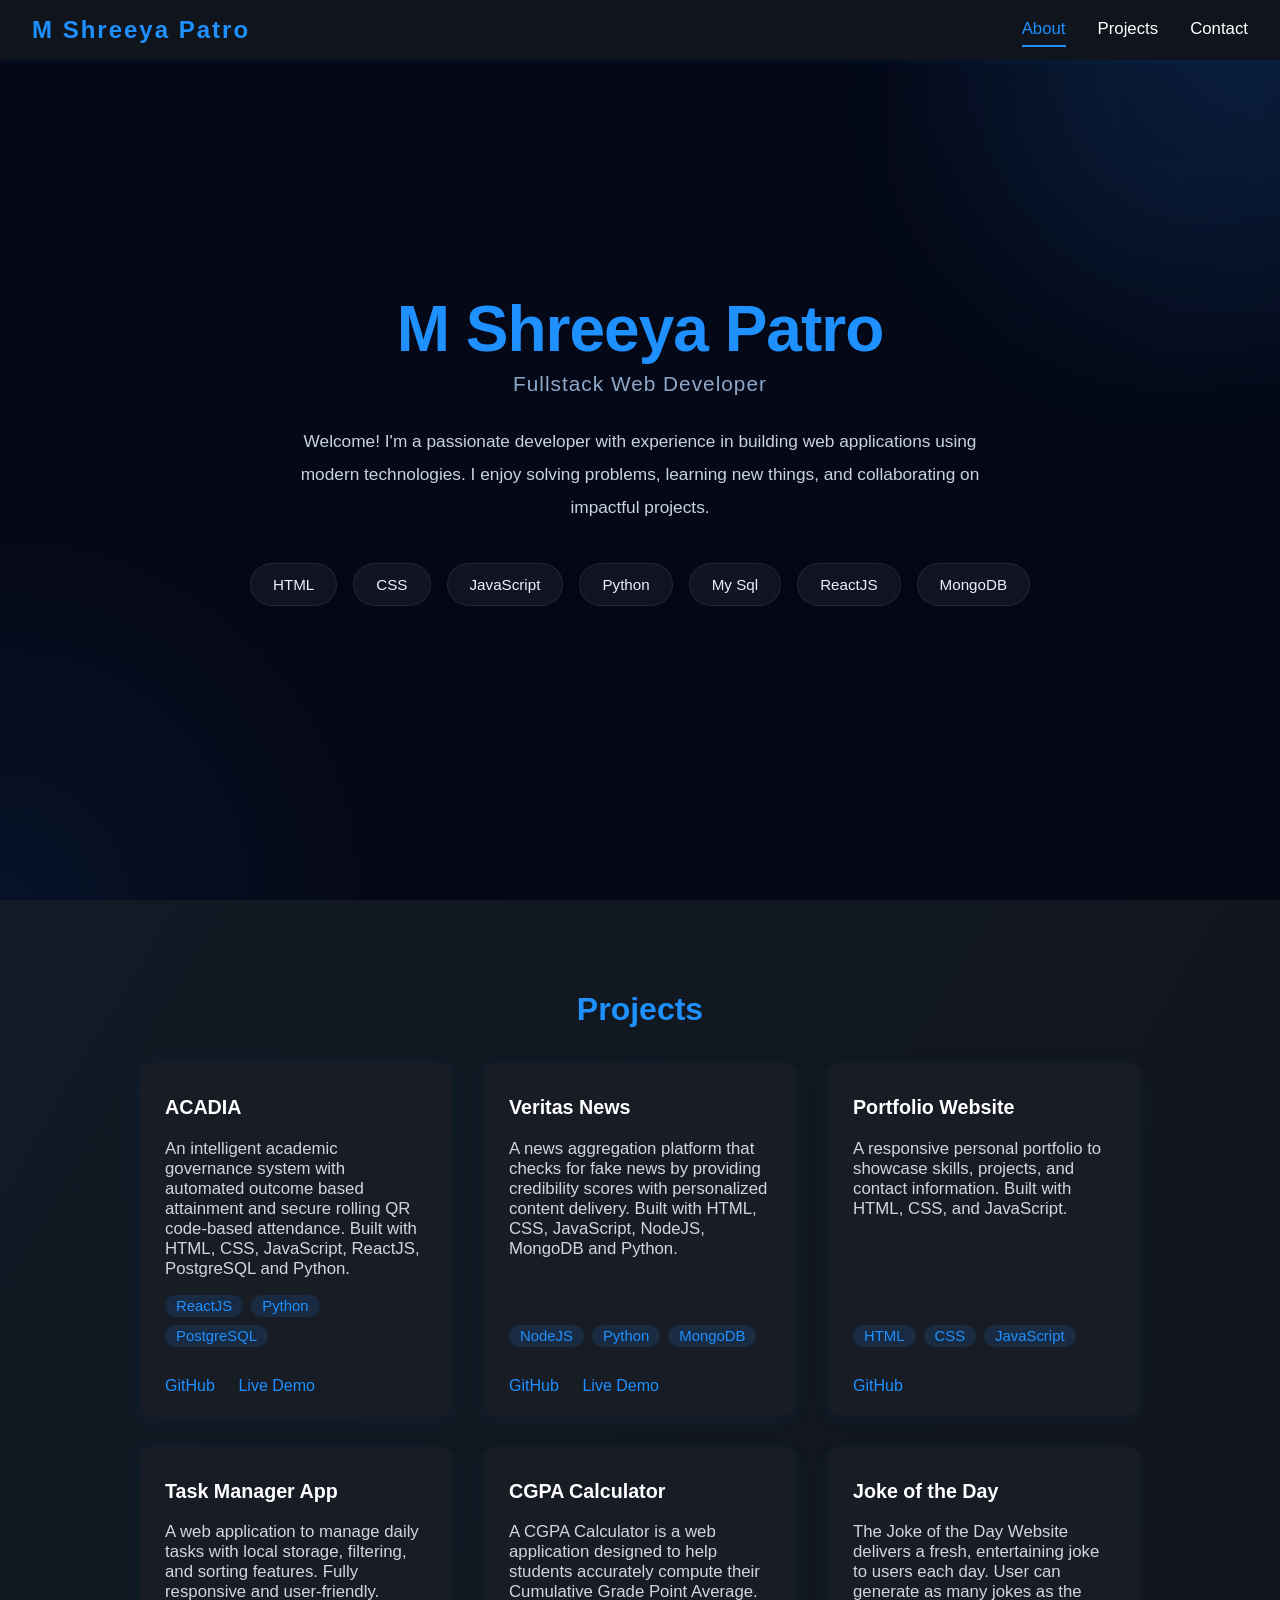
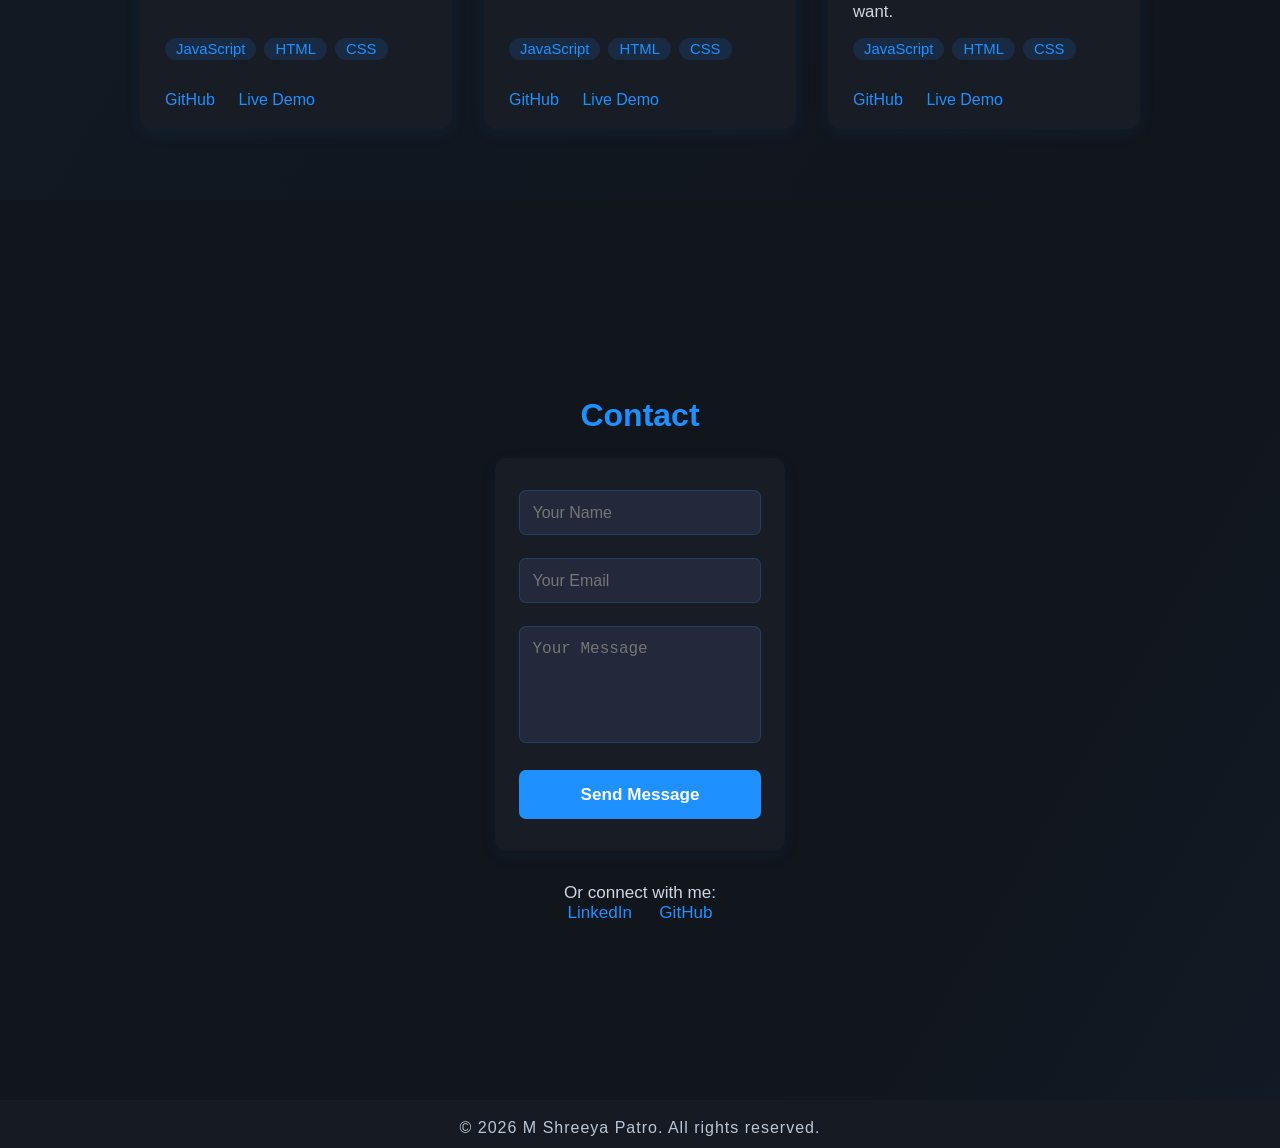
<file: index.html>
<!DOCTYPE html>
<html lang="en">
<head>
  <meta charset="UTF-8">
  <meta name="viewport" content="width=device-width, initial-scale=1">
  <title>M Shreeya Patro - Portfolio</title>
  <meta name="description" content="Personal portfolio showcasing skills and projects.">
 <link rel="stylesheet" href="portfolio.css">
 <style>
  html { scroll-behavior: smooth; }
</style>
</head>
<body>
  <!-- NAVIGATION -->
  <nav>
    <a href="#about" class="nav-logo">M Shreeya Patro</a>
    <div class="nav-links" id="navLinks">
      <a href="#about" class="active">About</a>
      <a href="#projects">Projects</a>
      <a href="#contact">Contact</a>
    </div>
    <div class="nav-toggle" id="navToggle" aria-label="Open navigation" tabindex="0">
      <span></span><span></span><span></span>
    </div>
  </nav>

  <!-- ABOUT SECTION -->
  <section id="about">
    <div class="about-content">
      <div class="about-title">M Shreeya Patro</div>
        <div class="about-role">Fullstack Web Developer</div>
        <div class="about-desc">
          Welcome! I'm a passionate developer with experience in building web applications using modern technologies.  
          I enjoy solving problems, learning new things, and collaborating on impactful projects.
        </div>
        <div class="about-skills">
          <span class="skill-badge">HTML</span>
          <span class="skill-badge">CSS</span>
          <span class="skill-badge">JavaScript</span>
          <span class="skill-badge">Python</span>
          <span class="skill-badge">My Sql</span>
          <span class="skill-badge">ReactJS</span>
          <span class="skill-badge">MongoDB</span>
        </div>
    </div>
    
  </section>

  <!-- PROJECTS SECTION -->
  <section id="projects">
    <div class="projects-title">Projects</div>
    <div class="projects-grid">
      <div class="project-card">
        <div class="project-title">ACADIA</div>
        <div class="project-desc">
          An intelligent academic governance system with automated outcome based attainment and secure rolling QR code-based attendance. Built with HTML, CSS, JavaScript, ReactJS, PostgreSQL and Python.
        </div>
        <div class="project-tags">
          <span class="project-tag">ReactJS</span>
          <span class="project-tag">Python</span>
          <span class="project-tag">PostgreSQL</span>
        </div>
        <div class="project-links">
          <a href="https://github.com/mshreeyapatro/ACADIA-CO-PO-MAPPING-SYSTEM" class="project-link" target="_blank">GitHub</a>
          <a href="https://smart-qr-attend.vercel.app/" class="project-link" target="_blank">Live Demo</a>
        </div>
      </div>
      <div class="project-card">
        <div class="project-title">Veritas News</div>
        <div class="project-desc">
          A news aggregation platform that checks for fake news by providing credibility scores with personalized content delivery. Built with HTML, CSS, JavaScript, NodeJS, MongoDB and Python.
        </div>
        <div class="project-tags">
          <span class="project-tag">NodeJS</span>
          <span class="project-tag">Python</span>
          <span class="project-tag">MongoDB</span>
        </div>
        <div class="project-links">
          <a href="https://github.com/mshreeyapatro/Veritas-News" class="project-link" target="_blank">GitHub</a>
          <a href="https://veritas-news-navy.vercel.app/" class="project-link" target="_blank">Live Demo</a>
        </div>
      </div>
      <div class="project-card">
        <div class="project-title">Portfolio Website</div>
        <div class="project-desc">
          A responsive personal portfolio to showcase skills, projects, and contact information. Built with HTML, CSS, and JavaScript.
        </div>
        <div class="project-tags">
          <span class="project-tag">HTML</span>
          <span class="project-tag">CSS</span>
          <span class="project-tag">JavaScript</span>
        </div>
        <div class="project-links">
          <a href="https://github.com/mshreeyapatro/M_Shreeya_Patro_Portfolio" class="project-link" target="_blank">GitHub</a>
        </div>
      </div>
      <div class="project-card">
        <div class="project-title">Task Manager App</div>
        <div class="project-desc">
          A web application to manage daily tasks with local storage, filtering, and sorting features. Fully responsive and user-friendly.
        </div>
        <div class="project-tags">
          <span class="project-tag">JavaScript</span>
          <span class="project-tag">HTML</span>
          <span class="project-tag">CSS</span>
        </div>
        <div class="project-links">
          <a href="https://github.com/mshreeyapatro/Tasklio_Smart_Todo_List" class="project-link" target="_blank">GitHub</a>
          <a href="https://mshreeyapatro.github.io/Tasklio_Smart_Todo_List/" class="project-link" target="_blank">Live Demo</a>
        </div>
      </div>
       <div class="project-card">
        <div class="project-title">CGPA Calculator</div>
        <div class="project-desc">
          A CGPA Calculator is a web application designed to help students accurately compute their Cumulative Grade Point Average. 
        </div>
        <div class="project-tags">
          <span class="project-tag">JavaScript</span>
          <span class="project-tag">HTML</span>
          <span class="project-tag">CSS</span>
        </div>
        <div class="project-links">
          <a href="https://github.com/mshreeyapatro/Task-2-CGPA-Calculator" class="project-link" target="_blank">GitHub</a>
          <a href="https://mshreeyapatro.github.io/Task-2-CGPA-Calculator/" class="project-link" target="_blank">Live Demo</a>
        </div>
      </div>
      <div class="project-card">
        <div class="project-title">Joke of the Day</div>
        <div class="project-desc">
          The Joke of the Day Website delivers a fresh, entertaining joke to users each day. User can generate as many jokes as the want.
        </div>
        <div class="project-tags">
          <span class="project-tag">JavaScript</span>
          <span class="project-tag">HTML</span>
          <span class="project-tag">CSS</span>
        </div>
        <div class="project-links">
          <a href="https://github.com/mshreeyapatro/Joke_of_the_day" class="project-link" target="_blank">GitHub</a>
          <a href ="https://mshreeyapatro.github.io/Joke_of_the_day/" class="project-link" target="_blank">Live Demo</a>
        </div>
      </div>
    </div>
  </section>

  <!-- CONTACT SECTION -->
  <section id="contact">
    <div class="contact-title">Contact</div>
    <form class="contact-form" id="contactForm" autocomplete="off">
      <input type="text" name="name" placeholder="Your Name" required>
      <input type="email" name="email" placeholder="Your Email" required>
      <textarea name="message" rows="5" placeholder="Your Message" required></textarea>
      <button type="submit">Send Message</button>
      <div id="formMsg" style="color:var(--blue);font-size:1.05rem;margin-top:0.5rem;display:none;"></div>
    </form>
    <div class="contact-info">
      <div>Or connect with me:</div>
      <a href="https://linkedin.com/m-shreeya-patro/" target="_blank">LinkedIn</a>
      <a href="https://github.com/mshreeyapatro" target="_blank">GitHub</a>
    </div>
  </section>

  <footer>
    &copy; 2026 M Shreeya Patro. All rights reserved.
  </footer>

 <script src="portfolio.js"></script>
</body>
</html>
</file>
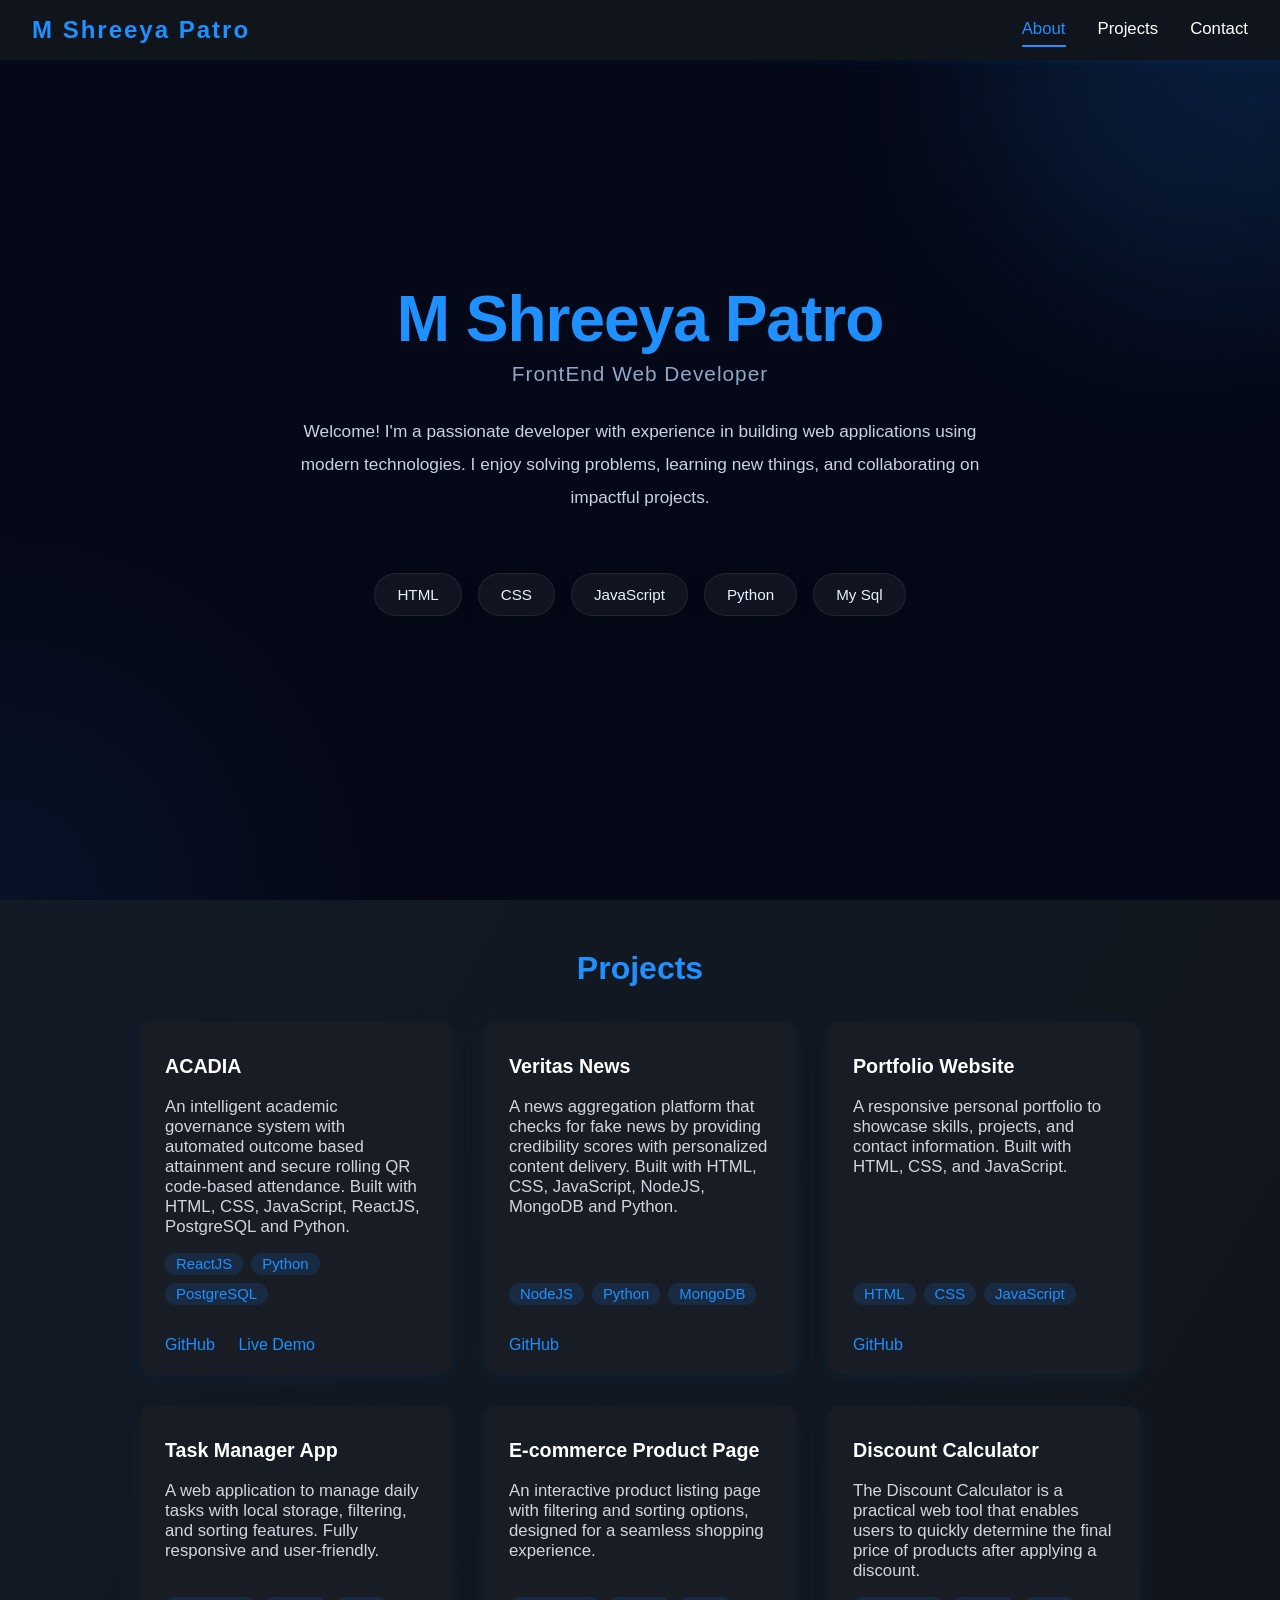
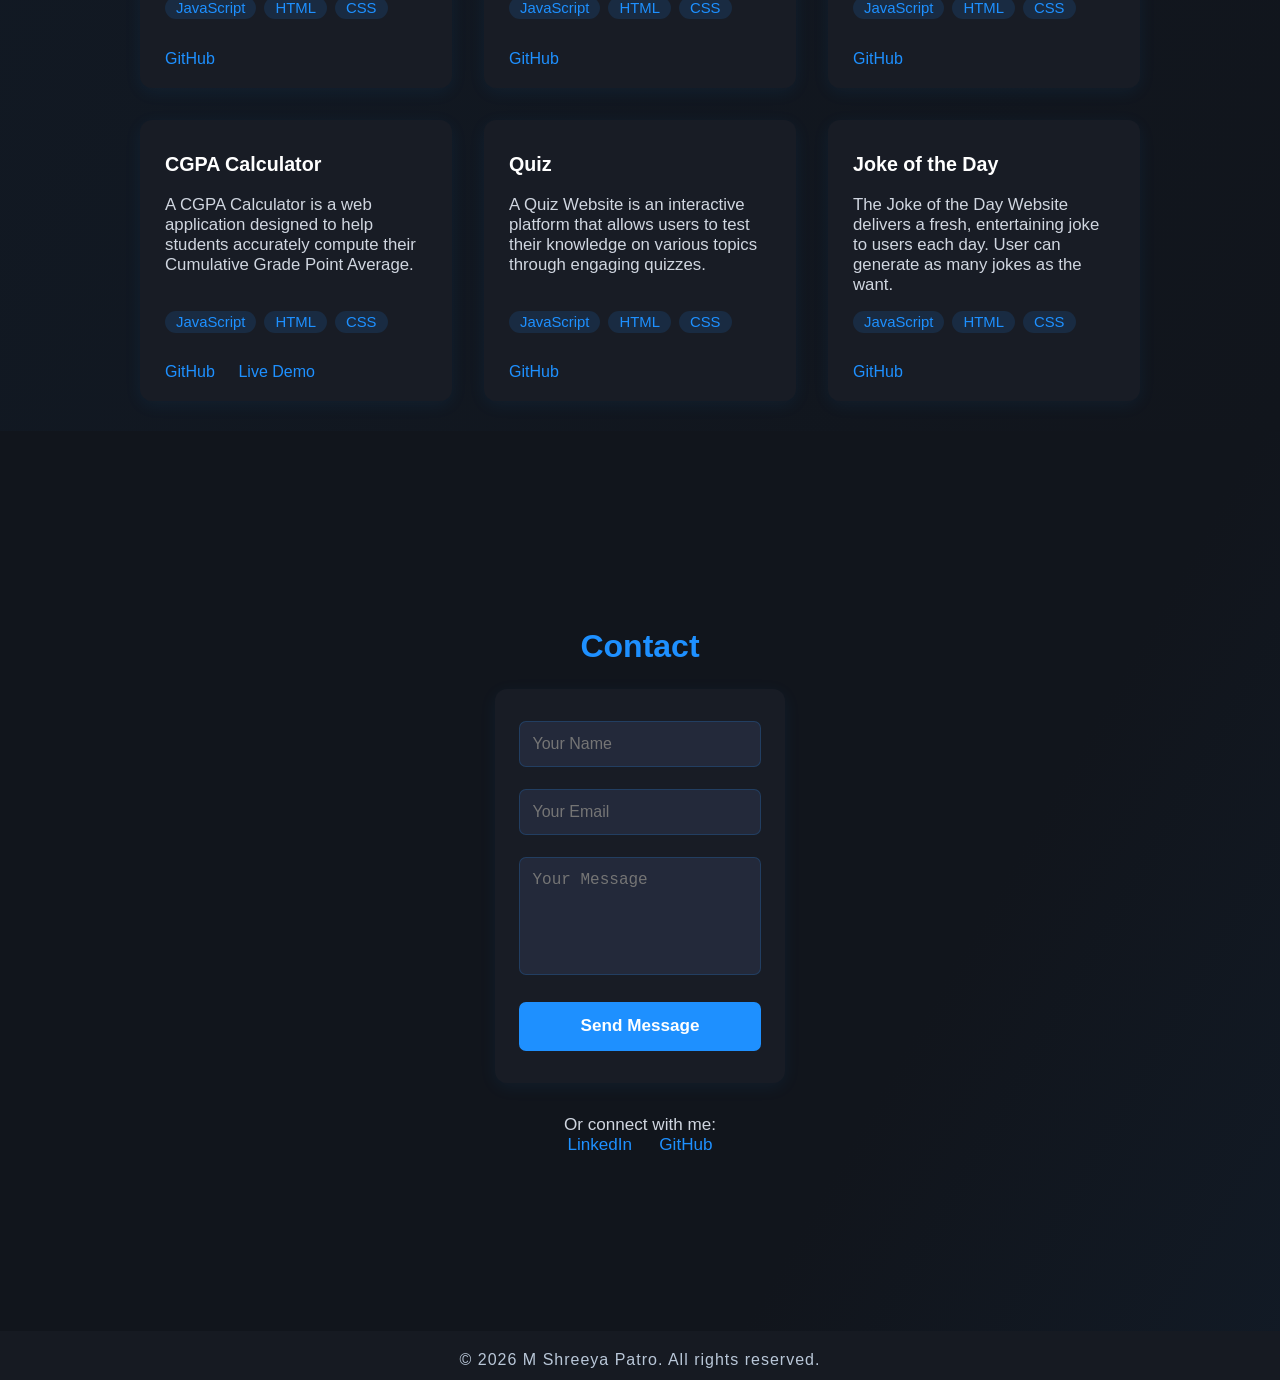
<file: portfolio.html>
<!DOCTYPE html>
<html lang="en">
<head>
  <meta charset="UTF-8">
  <meta name="viewport" content="width=device-width, initial-scale=1">
  <title>M Shreeya Patro - Portfolio</title>
  <meta name="description" content="Personal portfolio showcasing skills and projects.">
 <link rel="stylesheet" href="portfolio.css">
</head>
<body>
  <!-- NAVIGATION -->
  <nav>
    <a href="#about" class="nav-logo">M Shreeya Patro</a>
    <div class="nav-links" id="navLinks">
      <a href="#about" class="active">About</a>
      <a href="#projects">Projects</a>
      <a href="#contact">Contact</a>
    </div>
    <div class="nav-toggle" id="navToggle" aria-label="Open navigation" tabindex="0">
      <span></span><span></span><span></span>
    </div>
  </nav>

  <!-- ABOUT SECTION -->
  <section id="about">
    
    <div class="about-title">M Shreeya Patro</div>
    <div class="about-role">FrontEnd Web Developer</div>
    <div class="about-desc">
      Welcome! I'm a passionate developer with experience in building web applications using modern technologies.  
      I enjoy solving problems, learning new things, and collaborating on impactful projects.
    </div>
    <div class="about-skills">
      <span class="skill-badge">HTML</span>
      <span class="skill-badge">CSS</span>
      <span class="skill-badge">JavaScript</span>
      <span class="skill-badge">Python</span>
      <span class="skill-badge">My Sql</span>
    </div>
  </section>

  <!-- PROJECTS SECTION -->
  <section id="projects">
    <div class="projects-title">Projects</div>
    <div class="projects-grid">
      <div class="project-card">
        <div class="project-title">ACADIA</div>
        <div class="project-desc">
          An intelligent academic governance system with automated outcome based attainment and secure rolling QR code-based attendance. Built with HTML, CSS, JavaScript, ReactJS, PostgreSQL and Python.
        </div>
        <div class="project-tags">
          <span class="project-tag">ReactJS</span>
          <span class="project-tag">Python</span>
          <span class="project-tag">PostgreSQL</span>
        </div>
        <div class="project-links">
          <a href="https://github.com/mshreeyapatro/ACADIA-CO-PO-MAPPING-SYSTEM" class="project-link" target="_blank">GitHub</a>
          <a href="https://smart-qr-attend.vercel.app/" class="project-link" target="_blank">Live Demo</a>
        </div>
      </div>
      <div class="project-card">
        <div class="project-title">Veritas News</div>
        <div class="project-desc">
          A news aggregation platform that checks for fake news by providing credibility scores with personalized content delivery. Built with HTML, CSS, JavaScript, NodeJS, MongoDB and Python.
        </div>
        <div class="project-tags">
          <span class="project-tag">NodeJS</span>
          <span class="project-tag">Python</span>
          <span class="project-tag">MongoDB</span>
        </div>
        <div class="project-links">
          <a href="https://github.com/mshreeyapatro/Veritas-News" class="project-link" target="_blank">GitHub</a>
        </div>
      </div>
      <div class="project-card">
        <div class="project-title">Portfolio Website</div>
        <div class="project-desc">
          A responsive personal portfolio to showcase skills, projects, and contact information. Built with HTML, CSS, and JavaScript.
        </div>
        <div class="project-tags">
          <span class="project-tag">HTML</span>
          <span class="project-tag">CSS</span>
          <span class="project-tag">JavaScript</span>
        </div>
        <div class="project-links">
          <a href="https://github.com/mshreeyapatro/M_Shreeya_Patro_Portfolio" class="project-link" target="_blank">GitHub</a>
        </div>
      </div>
      <div class="project-card">
        <div class="project-title">Task Manager App</div>
        <div class="project-desc">
          A web application to manage daily tasks with local storage, filtering, and sorting features. Fully responsive and user-friendly.
        </div>
        <div class="project-tags">
          <span class="project-tag">JavaScript</span>
          <span class="project-tag">HTML</span>
          <span class="project-tag">CSS</span>
        </div>
        <div class="project-links">
          <a href="https://github.com/mshreeyapatro/Task-4-Portfolio-Task-Manager-Product-Listing-Page" class="project-link" target="_blank">GitHub</a>
        </div>
      </div>
      <div class="project-card">
        <div class="project-title">E-commerce Product Page</div>
        <div class="project-desc">
          An interactive product listing page with filtering and sorting options, designed for a seamless shopping experience.
        </div>
        <div class="project-tags">
          <span class="project-tag">JavaScript</span>
          <span class="project-tag">HTML</span>
          <span class="project-tag">CSS</span>
        </div>
        <div class="project-links">
          <a href="https://github.com/mshreeyapatro/Task-4-Portfolio-Task-Manager-Product-Listing-Page" class="project-link" target="_blank">GitHub</a>
        </div>
      </div>
       <div class="project-card">
        <div class="project-title">Discount Calculator</div>
        <div class="project-desc">
          The Discount Calculator is a practical web tool that enables users to quickly determine the final price of products after applying a discount.
        </div>
        <div class="project-tags">
          <span class="project-tag">JavaScript</span>
          <span class="project-tag">HTML</span>
          <span class="project-tag">CSS</span>
        </div>
        <div class="project-links">
          <a href="https://github.com/mshreeyapatro/Task1-Discount-Calculator-Project" class="project-link" target="_blank">GitHub</a>
        </div>
      </div>
       <div class="project-card">
        <div class="project-title">CGPA Calculator</div>
        <div class="project-desc">
          A CGPA Calculator is a web application designed to help students accurately compute their Cumulative Grade Point Average. 
        </div>
        <div class="project-tags">
          <span class="project-tag">JavaScript</span>
          <span class="project-tag">HTML</span>
          <span class="project-tag">CSS</span>
        </div>
        <div class="project-links">
          <a href="https://github.com/mshreeyapatro/Task-2-CGPA-Calculator" class="project-link" target="_blank">GitHub</a>
          <a href="https://mshreeyapatro.github.io/Task-2-CGPA-Calculator/" class="project-link" target="_blank">Live Demo</a>
        </div>
      </div>
       <div class="project-card">
        <div class="project-title">Quiz </div>
        <div class="project-desc">
          A Quiz Website is an interactive platform that allows users to test their knowledge on various topics through engaging quizzes. 
        </div>
        <div class="project-tags">
          <span class="project-tag">JavaScript</span>
          <span class="project-tag">HTML</span>
          <span class="project-tag">CSS</span>
        </div>
        <div class="project-links">
          <a href="https://github.com/mshreeyapatro/Task-3-Quiz-and-Joke-Website" class="project-link" target="_blank">GitHub</a>
        </div>
      </div>
       <div class="project-card">
        <div class="project-title">Joke of the Day</div>
        <div class="project-desc">
          The Joke of the Day Website delivers a fresh, entertaining joke to users each day. User can generate as many jokes as the want.
        </div>
        <div class="project-tags">
          <span class="project-tag">JavaScript</span>
          <span class="project-tag">HTML</span>
          <span class="project-tag">CSS</span>
        </div>
        <div class="project-links">
          <a href="https://github.com/mshreeyapatro/Task-3-Quiz-and-Joke-Website" class="project-link" target="_blank">GitHub</a>
        </div>
      </div>
    </div>
  </section>

  <!-- CONTACT SECTION -->
  <section id="contact">
    <div class="contact-title">Contact</div>
    <form class="contact-form" id="contactForm" autocomplete="off">
      <input type="text" name="name" placeholder="Your Name" required>
      <input type="email" name="email" placeholder="Your Email" required>
      <textarea name="message" rows="5" placeholder="Your Message" required></textarea>
      <button type="submit">Send Message</button>
      <div id="formMsg" style="color:var(--blue);font-size:1.05rem;margin-top:0.5rem;display:none;"></div>
    </form>
    <div class="contact-info">
      <div>Or connect with me:</div>
      <a href="https://linkedin.com/m-shreeya-patro/" target="_blank">LinkedIn</a>
      <a href="https://github.com/mshreeyapatro" target="_blank">GitHub</a>
    </div>
  </section>

  <footer>
    &copy; 2026 M Shreeya Patro. All rights reserved.
  </footer>

 <script src="portfolio.js"></script>
</body>
</html>
</file>
<file: portfolio.css>
:root {
    --black: #11151c;
    --blue: #1e90ff;
    --white: #ffffff;
    --gray: #f6f7fb;
    --nav-height: 60px;
}
* { box-sizing: border-box; margin: 0; padding: 0; }
html { scroll-behavior: smooth; }
body {
    font-family: 'Segoe UI', 'Arial', sans-serif;
    background: var(--black);
    color: var(--white);
    min-height: 100vh;
}
/* NAVIGATION */
nav {
    position: fixed;
    top: 0; left: 0; right: 0;
    height: var(--nav-height);
    background: rgba(17,21,28,0.97);
    display: flex;
    align-items: center;
    justify-content: space-between;
    padding: 0 2rem;
    z-index: 100;
    box-shadow: 0 2px 8px rgba(30,144,255,0.08);
}
.nav-logo {
    font-size: 1.5rem;
    font-weight: bold;
    letter-spacing: 2px;
    color: var(--blue);
    text-decoration: none;
}
.nav-links {
    display: flex;
    gap: 2rem;
}
.nav-links a {
    color: var(--white);
    text-decoration: none;
    font-size: 1.05rem;
    font-weight: 500;
    padding: 6px 0;
    border-bottom: 2px solid transparent;
    transition: border-color 0.2s;
}
.nav-links a:hover, .nav-links a.active {
    border-bottom: 2px solid var(--blue);
    color: var(--blue);
}
.nav-toggle {
    display: none;
    flex-direction: column;
    cursor: pointer;
    gap: 4px;
}
.nav-toggle span {
    width: 26px;
    height: 3px;
    background: var(--white);
    border-radius: 2px;
    transition: all 0.3s;
}
/* HERO / ABOUT SECTION */
section {
    padding: 50px 0 30px 0;
    min-height: 100vh;
    display: flex;
    align-items: center;
    justify-content: center;
    flex-direction: column;
    scroll-margin-top: var(--nav-height);
}
#about {
    min-height: 100vh;
    padding: 120px 8%;
    display: flex;
    flex-direction: column;
    justify-content: center;
    align-items: center;
    background:
        radial-gradient(circle at top right, rgba(30,144,255,0.12), transparent 25%),
        radial-gradient(circle at bottom left, rgba(30,144,255,0.08), transparent 25%),
        #050816;
    text-align: center;
    position: relative;
    overflow: hidden;
}

/* Optional glowing background effect */
#about::before {
    content: "";
    position: absolute;
    width: 450px;
    height: 450px;
    background: rgba(30,144,255,0.08);
    filter: blur(120px);
    border-radius: 50%;
    top: -120px;
    right: -120px;
    z-index: 0;
}

.about-content {
    position: relative;
    z-index: 1;
    max-width: 800px;
}

.avatar {
    width: 120px;
    height: 120px;
    border-radius: 50%;
    object-fit: cover;
    border: 4px solid var(--blue);
    margin-bottom: 1.5rem;
    background: var(--gray);
}
.about-title {
    font-size: 4rem;
    font-weight: 800;
    color: #1e90ff;
    margin-bottom: 0.5rem;
    letter-spacing: -1px;
    line-height: 1.1;
}
.about-title span {
    color: #1e90ff;
}
.about-role {
    font-size: 1.3rem;
    color: #8ea8c9;
    margin-bottom: 1.8rem;
    letter-spacing: 1px;
    font-weight: 500;
}
.about-desc {
    max-width: 700px;
    margin: 0 auto;
    color: #c8d2e0;
    font-size: 1.08rem;
    line-height: 1.9;
    margin-bottom: 2.5rem;
}
.about-skills {
    margin-top: 1.2rem;
    display: flex;
    justify-content: center;
    flex-wrap: wrap;
    gap: 1rem;
}
/* Professional Skill Buttons */
.skill-badge {
    padding: 12px 22px;
    border-radius: 999px;
    background: rgba(255,255,255,0.05);
    border: 1px solid rgba(255,255,255,0.08);
    color: #eaf2ff;
    font-size: 0.95rem;
    font-weight: 500;
    backdrop-filter: blur(10px);
    transition: all 0.3s ease;
    cursor: default;
    box-shadow: 0 4px 20px rgba(0,0,0,0.15);
}
.skill-badge:hover {
    transform: translateY(-4px);
    background: #1e90ff;
    border-color: #1e90ff;
    box-shadow: 0 8px 25px rgba(30,144,255,0.35);
}
/* PROJECTS SECTION */
#projects {
    background: linear-gradient(120deg, #1e90ff0a 0%, var(--black) 100%);
}
.projects-title {
    font-size: 2rem;
    color: var(--blue);
    margin-bottom: 2.2rem;
    text-align: center;
    font-weight: bold;
}
.projects-grid {
    display: grid;
    grid-template-columns: repeat(auto-fit, minmax(310px, 1fr));
    gap: 2rem;
    max-width: 1000px;
    margin: 0 auto;
}
.project-card {
    background: #181c25;
    border-radius: 12px;
    box-shadow: 0 4px 18px #1e90ff11;
    padding: 2rem 1.5rem 1.2rem 1.5rem;
    display: flex;
    flex-direction: column;
    gap: 1rem;
    transition: transform 0.15s, box-shadow 0.2s;
    border: 1.5px solid transparent;
}
.project-card:hover {
    transform: translateY(-7px) scale(1.02);
    box-shadow: 0 8px 32px #1e90ff22;
    border-color: var(--blue);
}
.project-title {
    color: var(--white);
    font-size: 1.23rem;
    font-weight: 600;
    margin-bottom: 0.2rem;
}
.project-desc {
    color: #d0d6e0;
    font-size: 1.05rem;
    flex: 1;
}
.project-tags {
    display: flex;
    gap: 0.5rem;
    flex-wrap: wrap;
    margin-bottom: 0.4rem;
}
.project-tag {
    background: #1e90ff22;
    color: var(--blue);
    border-radius: 12px;
    padding: 3px 11px;
    font-size: 0.93rem;
    font-weight: 500;
}
.project-links {
    margin-top: 0.5rem;
}
.project-link {
    color: var(--blue);
    text-decoration: none;
    font-weight: 500;
    margin-right: 1.2rem;
    transition: color 0.2s;
}
.project-link:hover {
    color: #63b3ff;
    text-decoration: underline;
}
/* CONTACT SECTION */
#contact {
    background: linear-gradient(120deg, var(--black) 70%, #1e90ff0a 100%);
}
.contact-title {
    font-size: 2rem;
    color: var(--blue);
    margin-bottom: 1.5rem;
    font-weight: bold;
    text-align: center;
}
.contact-form {
    max-width: 420px;
    margin: 0 auto;
    background: #181c25;
    border-radius: 12px;
    padding: 2rem 1.5rem;
    box-shadow: 0 4px 18px #1e90ff11;
    display: flex;
    flex-direction: column;
    gap: 1.1rem;
}
.contact-form input, .contact-form textarea {
    width: 100%;
    padding: 0.8rem;
    border-radius: 7px;
    border: 1.5px solid #1e90ff33;
    background: #23293a;
    color: var(--white);
    font-size: 1rem;
    margin-bottom: 0.3rem;
    transition: border-color 0.2s;
    resize: none;
}
.contact-form input:focus, .contact-form textarea:focus {
    outline: none;
    border-color: var(--blue);
}
.contact-form button {
    background: var(--blue);
    color: var(--white);
    border: none;
    border-radius: 7px;
    padding: 0.9rem 0;
    font-size: 1.07rem;
    font-weight: 600;
    cursor: pointer;
    transition: background 0.2s;
    margin-top: 0.3rem;
}
.contact-form button:hover {
    background: #156fcc;
}
.contact-info {
    margin-top: 2rem;
    text-align: center;
    color: #d0d6e0;
    font-size: 1.07rem;
}
.contact-info a {
    color: var(--blue);
    text-decoration: none;
    margin: 0 0.7rem;
    font-weight: 500;
}
.contact-info a:hover {
    text-decoration: underline;
    color: #63b3ff;
}
/* FOOTER */
footer {
    text-align: center;
    padding: 1.2rem 0 0.7rem 0;
    color: #b9c7d8;
    font-size: 1rem;
    background: #161a22;
    margin-top: 0;
    letter-spacing: 1px;
}
/* RESPONSIVE */
@media (max-width: 900px) {
    .projects-grid {
    grid-template-columns: 1fr;
    }
    nav {
    padding: 0 1rem;
    }
}
@media (max-width: 700px) {
    .about-title { font-size: 1.55rem; }
    .projects-title, .contact-title { font-size: 1.3rem; }
    section { padding: 70px 0 45px 0; }
    .contact-form { padding: 1.2rem 0.7rem; }
}
@media (max-width: 600px) {
    nav {
    flex-direction: row;
    padding: 0 0.7rem;
    height: auto;
    }
    .nav-links {
    position: absolute;
    top: var(--nav-height);
    left: 0;
    width: 100vw;
    background: #181c25ee;
    flex-direction: column;
    gap: 0;
    display: none;
    z-index: 99;
    }
    .nav-links.open {
    display: flex;
    animation: fadeIn 0.2s;
    }
    .nav-links a {
    padding: 16px 0;
    border-bottom: 1px solid #23293a;
    text-align: center;
    font-size: 1.13rem;
    }
    .nav-toggle {
    display: flex;
    }
    section {
    padding: 65px 0 40px 0;
    }
}
@keyframes fadeIn {
    from { opacity: 0; }
    to { opacity: 1; }
}
</file>
